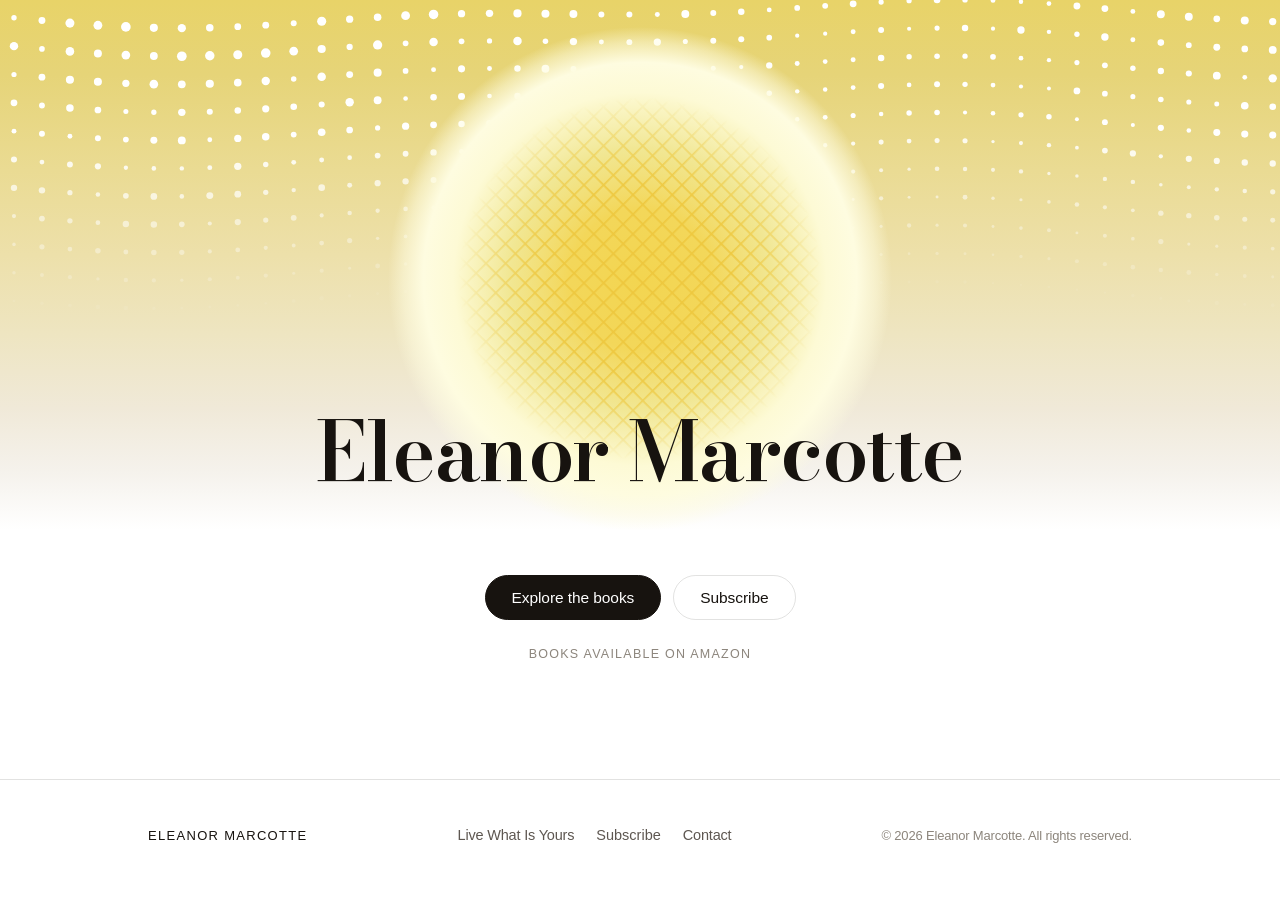
<file: index.html>
<!DOCTYPE html>
<html lang="en">
<head>
<script>document.documentElement.classList.add('js');</script>
<meta charset="utf-8">
<meta name="viewport" content="width=device-width, initial-scale=1, viewport-fit=cover">
<title>Eleanor Marcotte</title>
<meta name="description" content="Eleanor Marcotte, author of the Live What Is Yours series. Books available on Amazon.">
<link rel="canonical" href="https://example.com/">

<meta property="og:type" content="website">
<meta property="og:title" content="Eleanor Marcotte">
<meta property="og:description" content="Author of the Live What Is Yours series. Books available on Amazon.">
<meta property="og:image" content="assets/img/og.jpg">
<meta property="og:url" content="https://example.com/">
<meta name="twitter:card" content="summary_large_image">

<link rel="icon" href="assets/img/favicon.svg" type="image/svg+xml">
<link rel="apple-touch-icon" href="assets/img/apple-touch-icon.png">
<meta name="theme-color" content="#EFD86F">

<link rel="preload" href="assets/fonts/bodoni-moda-latin.woff2" as="font" type="font/woff2" crossorigin>
<link rel="stylesheet" href="assets/css/styles.css">

<script type="application/ld+json">
{
  "@context": "https://schema.org",
  "@type": "Person",
  "name": "Eleanor Marcotte",
  "jobTitle": "Author",
  "description": "Author of the Live What Is Yours series.",
  "url": "https://example.com/"
}
</script>
</head>
<body class="page-home">

<a class="skip" href="#main">Skip to content</a>

<main id="main" class="home">

  <!-- The cover's top half, full bleed and running off the top of the page.
       Colours are sampled straight off the printed art. -->
  <section class="cover">

    <div class="cover-field" aria-hidden="true">
      <div class="cover-dots-static"></div>
      <canvas class="cover-dots"></canvas>
    </div>

    <div class="cover-sun" aria-hidden="true">
      <svg class="sun-svg" viewBox="0 0 400 400" focusable="false">
        <defs>
          <!-- #F3D550 at the core, blooming to #FEFCE0 before it releases
               into the field — the cover's own falloff, measured off it. -->
          <radialGradient id="sunBloom" cx="50%" cy="50%" r="50%">
            <stop offset="0%"   stop-color="#F3D550"/>
            <stop offset="28%"  stop-color="#F3D75A"/>
            <stop offset="52%"  stop-color="#F1E794"/>
            <stop offset="74%"  stop-color="#FDFAD5"/>
            <stop offset="86%"  stop-color="#FEFCE0"/>
            <stop offset="94%"  stop-color="#FEFCE0" stop-opacity=".5"/>
            <stop offset="100%" stop-color="#FEFCE0" stop-opacity="0"/>
          </radialGradient>

          <pattern id="sunHatch" width="11" height="11"
                   patternUnits="userSpaceOnUse" patternTransform="rotate(45)">
            <path d="M0 0 V11 M0 0 H11" fill="none" stroke="#EDC63C" stroke-width="2.6"/>
          </pattern>

          <radialGradient id="hatchFade" cx="50%" cy="50%" r="50%">
            <stop offset="0%"   stop-color="#fff" stop-opacity=".95"/>
            <stop offset="38%"  stop-color="#fff" stop-opacity=".86"/>
            <stop offset="58%"  stop-color="#fff" stop-opacity=".4"/>
            <stop offset="72%"  stop-color="#fff" stop-opacity="0"/>
          </radialGradient>
          <mask id="hatchMask">
            <circle cx="200" cy="200" r="200" fill="url(#hatchFade)"/>
          </mask>
        </defs>

        <circle cx="200" cy="200" r="200" fill="url(#sunBloom)"/>
        <g mask="url(#hatchMask)">
          <rect width="400" height="400" fill="url(#sunHatch)"/>
        </g>
      </svg>
    </div>

    <h1 class="home-name">Eleanor Marcotte</h1>
  </section>

  <div class="home-actions rise" style="--d:.5s">
    <a class="btn btn-solid" href="books.html">Explore the books</a>
    <button class="btn btn-ghost" type="button" data-subscribe-open>Subscribe</button>
  </div>

  <p class="home-note rise" style="--d:.62s">Books available on Amazon</p>
</main>

<footer class="site-footer">
  <div class="wrap footer-inner">
    <p class="footer-brand">Eleanor&nbsp;Marcotte</p>
    <nav class="footer-nav" aria-label="Footer">
      <a href="books.html">Live What Is Yours</a>
      <button type="button" data-subscribe-open>Subscribe</button>
      <a href="mailto:authoreleanormarcotte@gmail.com">Contact</a>
    </nav>
    <p class="footer-legal">© <span data-year>2026</span> Eleanor Marcotte. All rights reserved.</p>
  </div>
</footer>

<!-- ───────────────────────── Subscribe dialog ───────────────────────── -->
<dialog class="modal" id="subscribeModal" aria-labelledby="subTitle">
  <div class="modal-card">
    <button class="modal-close" type="button" data-subscribe-close aria-label="Close">
      <svg viewBox="0 0 24 24" fill="none" aria-hidden="true"><path d="M6 6l12 12M18 6L6 18" stroke="currentColor" stroke-width="1.5" stroke-linecap="round"/></svg>
    </button>

    <div class="modal-body" data-state="form">
      <span class="modal-mark" aria-hidden="true">
        <svg viewBox="0 0 24 24" fill="none"><circle cx="12" cy="12" r="7.25" stroke="currentColor" stroke-width="1.2"/><circle cx="12" cy="12" r="3.1" fill="currentColor"/></svg>
      </span>
      <h2 class="modal-title" id="subTitle">Stay close to the work.</h2>
      <p class="modal-text">Occasional notes on new releases. Nothing else.</p>

      <form class="sub-form" id="subForm" novalidate>
        <label class="sr-only" for="subEmail">Email address</label>
        <input class="field" id="subEmail" name="email" type="email" inputmode="email"
               autocomplete="email" placeholder="you@example.com" required>
        <!-- honeypot -->
        <input class="hp" type="text" name="_gotcha" tabindex="-1" autocomplete="off" aria-hidden="true">
        <button class="btn btn-solid btn-block" type="submit" id="subSubmit">Subscribe</button>
        <p class="form-msg" id="subMsg" role="status" aria-live="polite"></p>
      </form>

      <p class="modal-fine">Unsubscribe anytime. Your address is never shared.</p>
    </div>

    <div class="modal-done" data-state="done" hidden>
      <span class="modal-mark modal-mark--done" aria-hidden="true">
        <svg viewBox="0 0 24 24" fill="none"><path d="M5 12.5l4.5 4.5L19 7.5" stroke="currentColor" stroke-width="1.6" stroke-linecap="round" stroke-linejoin="round"/></svg>
      </span>
      <h2 class="modal-title">You're on the list.</h2>
      <p class="modal-text">Thank you. You'll hear from Eleanor when there's something worth saying.</p>
      <button class="btn btn-ghost btn-block" type="button" data-subscribe-close>Close</button>
    </div>
  </div>
</dialog>

<script src="assets/js/main.js" defer></script>
</body>
</html>
</file>
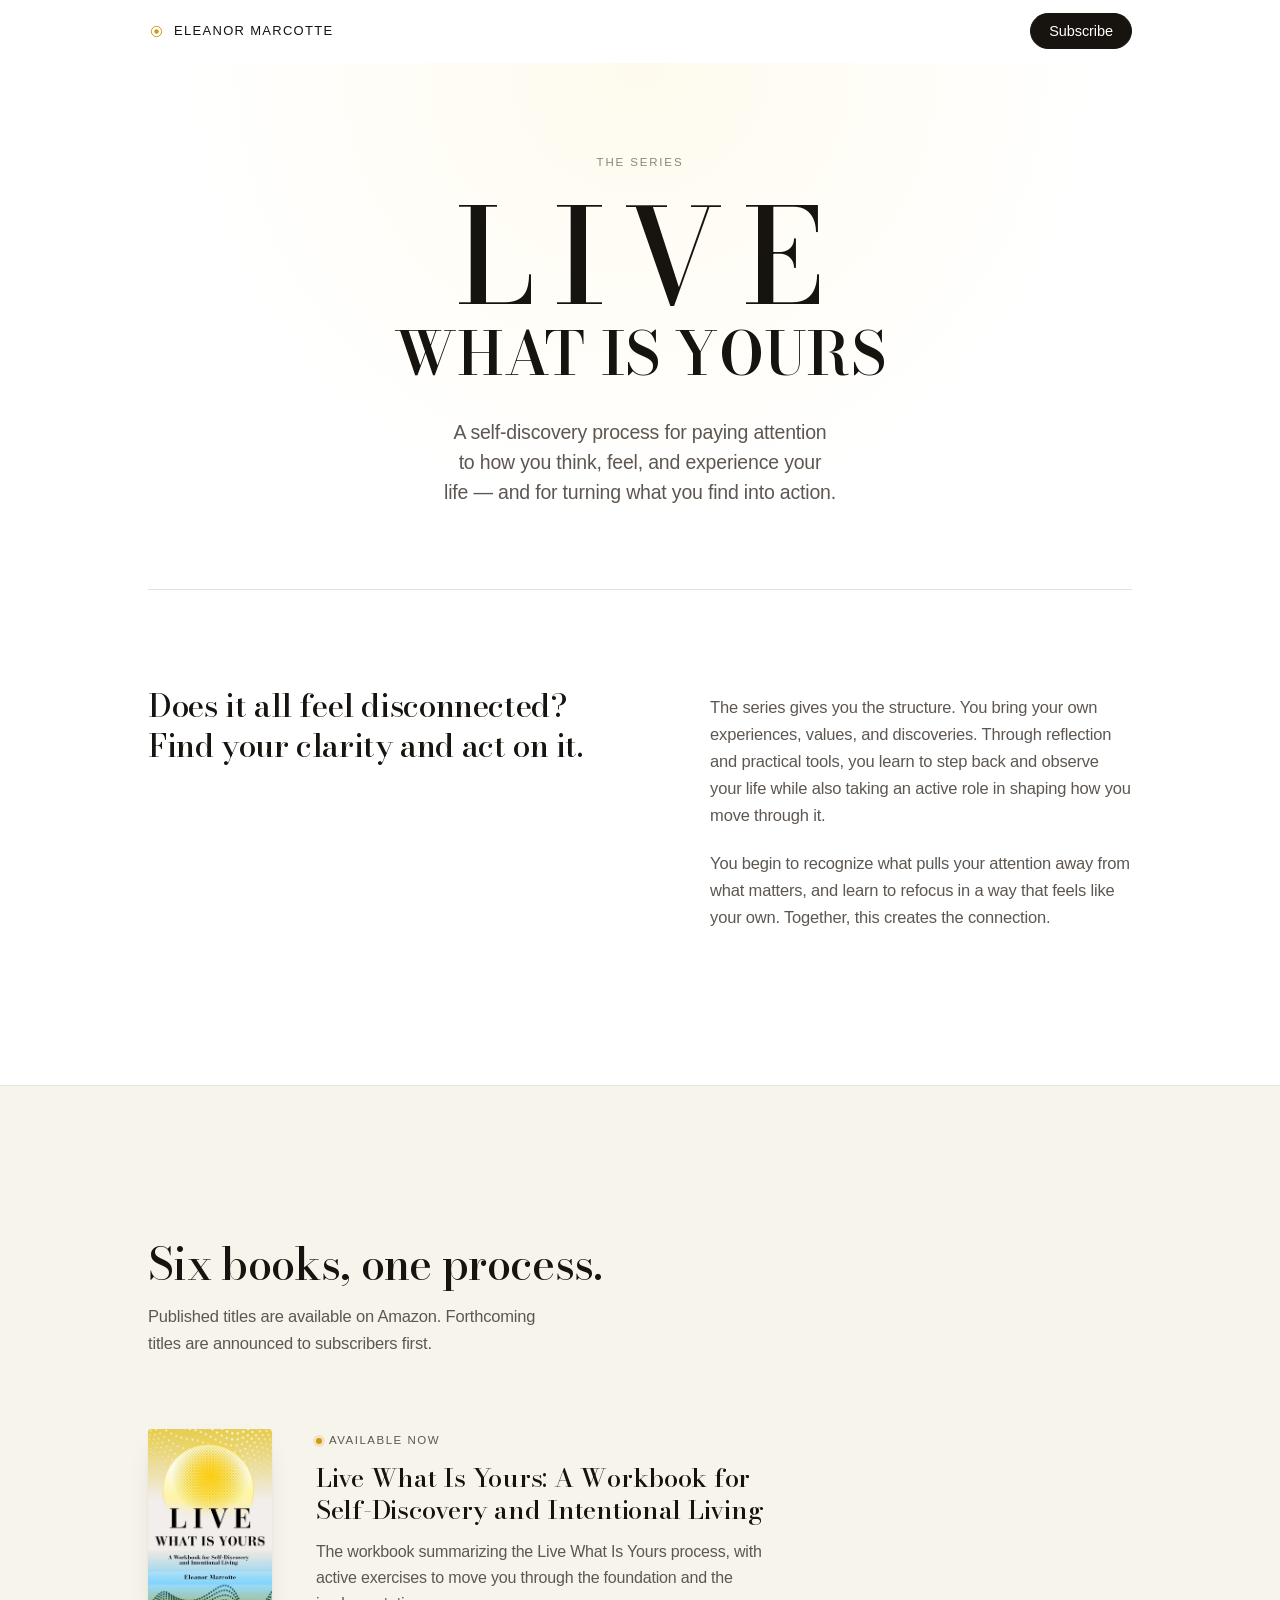
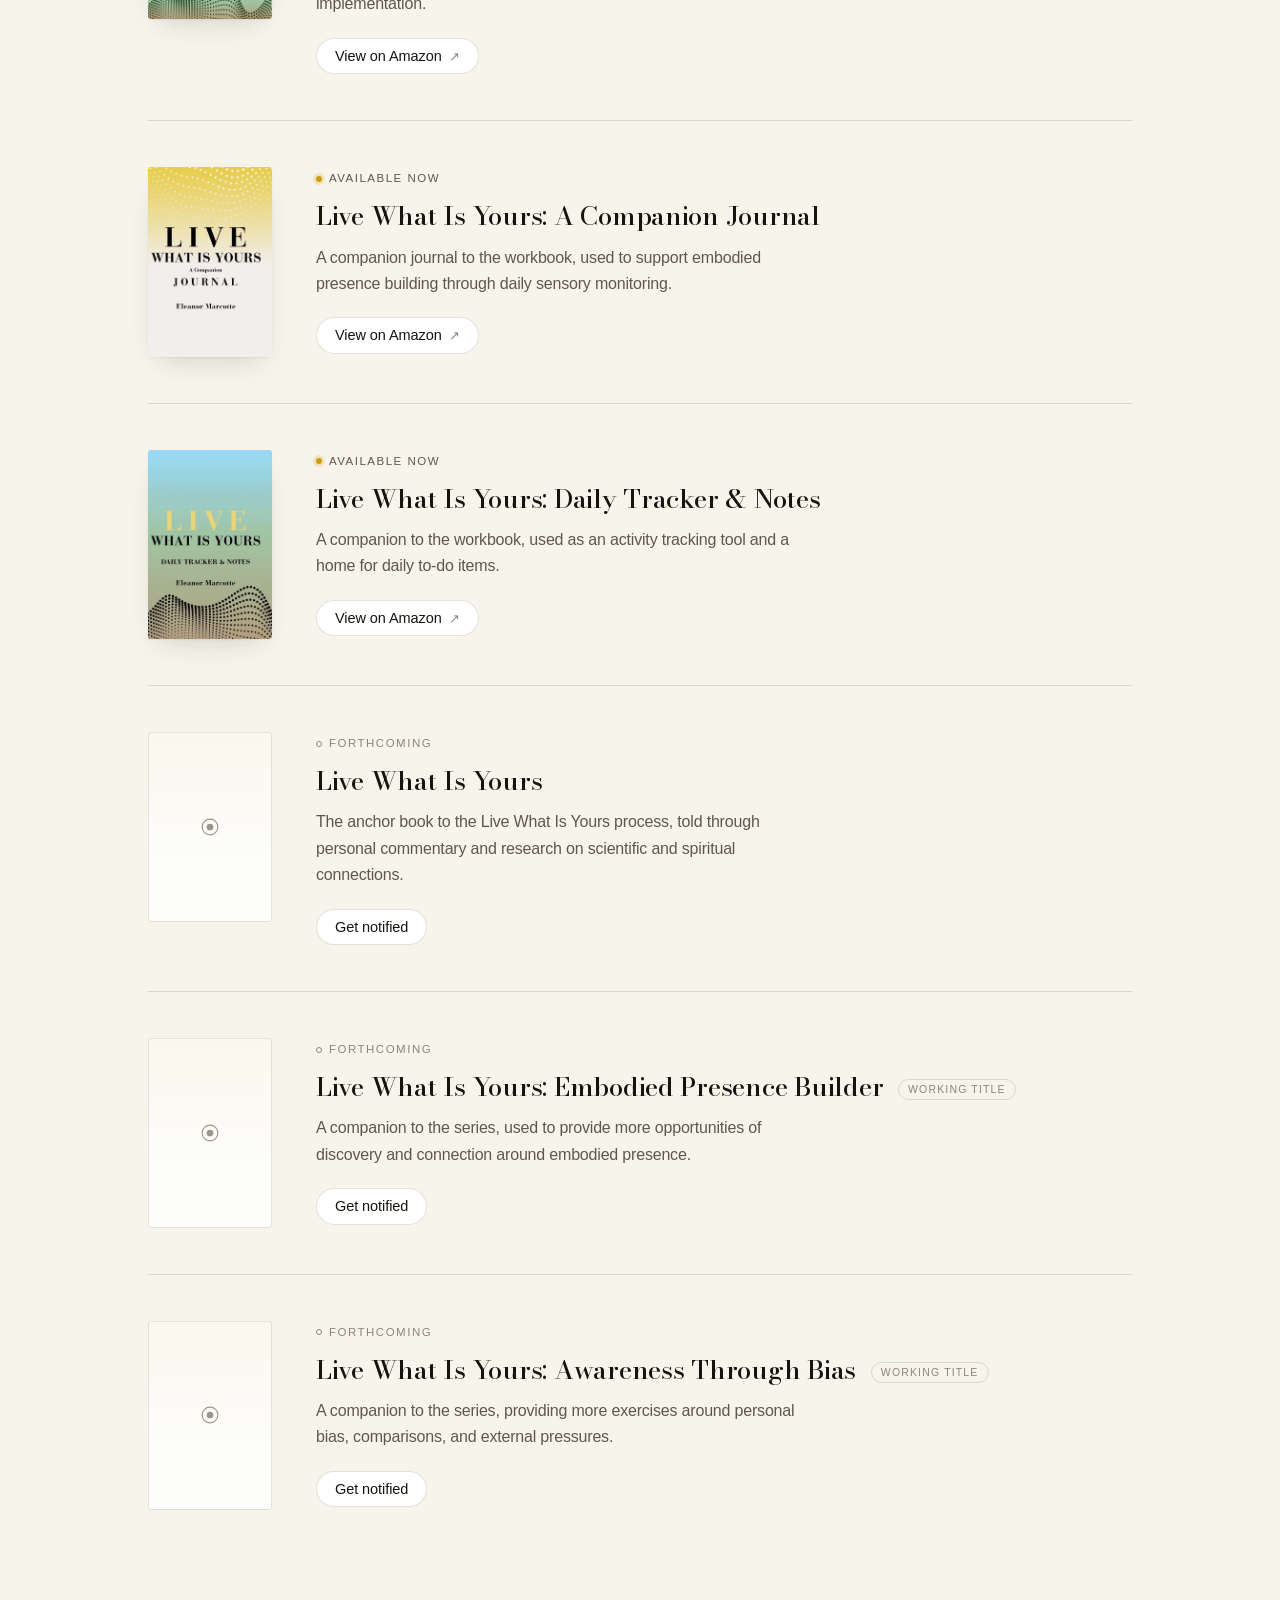
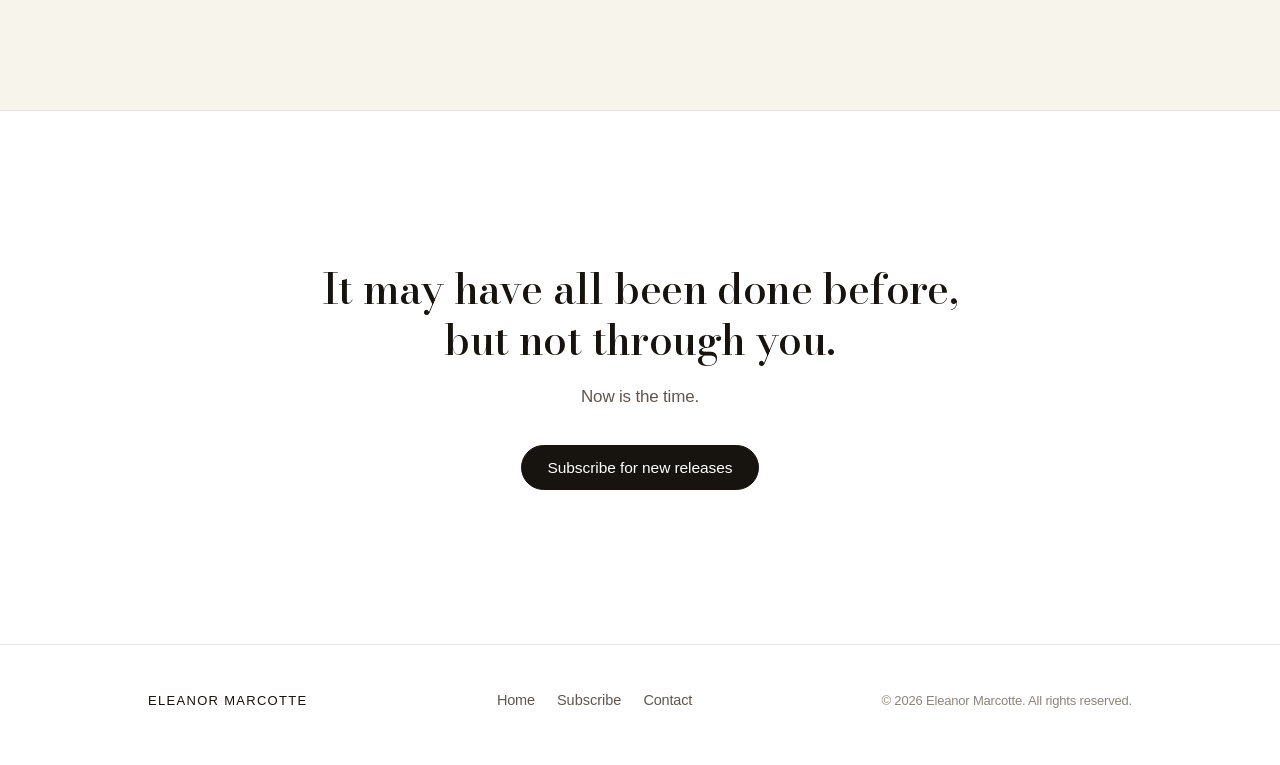
<file: books.html>
<!DOCTYPE html>
<html lang="en">
<head>
<script>document.documentElement.classList.add('js');</script>
<meta charset="utf-8">
<meta name="viewport" content="width=device-width, initial-scale=1, viewport-fit=cover">
<title>Live What Is Yours — Eleanor Marcotte</title>
<meta name="description" content="Live What Is Yours is a self-discovery series by Eleanor Marcotte — a workbook, a companion journal, a daily tracker, and the books still to come.">
<link rel="canonical" href="https://example.com/books.html">

<meta property="og:type" content="book">
<meta property="og:title" content="Live What Is Yours — Eleanor Marcotte">
<meta property="og:description" content="A self-discovery series for paying attention to how you think, feel, and experience your life — and turning what you find into action.">
<meta property="og:image" content="assets/img/og.jpg">
<meta property="og:url" content="https://example.com/books.html">
<meta name="twitter:card" content="summary_large_image">

<link rel="icon" href="assets/img/favicon.svg" type="image/svg+xml">
<link rel="apple-touch-icon" href="assets/img/apple-touch-icon.png">
<meta name="theme-color" content="#FFFFFF">

<link rel="preload" href="assets/fonts/bodoni-moda-latin.woff2" as="font" type="font/woff2" crossorigin>
<link rel="stylesheet" href="assets/css/styles.css">
</head>
<body>

<a class="skip" href="#main">Skip to content</a>

<header class="site-header" id="siteHeader">
  <div class="wrap header-inner">
    <a class="brand" href="index.html">
      <span class="brand-mark" aria-hidden="true">
        <svg viewBox="0 0 24 24" fill="none"><circle cx="12" cy="12" r="7.25" stroke="currentColor" stroke-width="1.4"/><circle cx="12" cy="12" r="3.1" fill="currentColor"/></svg>
      </span>
      <span class="brand-name">Eleanor Marcotte</span>
    </a>
    <nav class="header-nav" aria-label="Primary">
      <button class="btn btn-sm btn-solid" type="button" data-subscribe-open>Subscribe</button>
    </nav>
  </div>
</header>

<main id="main">

  <!-- ───────────────────────── Series masthead ───────────────────────── -->
  <section class="series-head">
    <div class="wrap">
      <p class="eyebrow rise">The Series</p>

      <h1 class="wordmark rise" style="--d:.06s">
        <span class="wordmark-1">Live</span>
        <span class="wordmark-2">What Is Yours</span>
      </h1>

      <p class="lede rise" style="--d:.12s">
        A self-discovery process for paying attention to how you think, feel, and
        experience your life — and for turning what you find into action.
      </p>
    </div>
  </section>

  <!-- ───────────────────────── Statement ───────────────────────── -->
  <section class="statement">
    <div class="wrap">
      <div class="rule reveal" aria-hidden="true"></div>
      <p class="statement-lead reveal" style="--d:.06s">
        Does it all feel disconnected?<br>Find your clarity and act on it.
      </p>
      <div class="statement-body reveal" style="--d:.12s">
        <p>
          The series gives you the structure. You bring your own experiences, values,
          and discoveries. Through reflection and practical tools, you learn to step
          back and observe your life while also taking an active role in shaping how
          you move through it.
        </p>
        <p>
          You begin to recognize what pulls your attention away from what matters, and
          learn to refocus in a way that feels like your own. Together, this creates
          the connection.
        </p>
      </div>
    </div>
  </section>

  <!-- ───────────────────────── Books ───────────────────────── -->
  <section class="books" id="books" aria-labelledby="booksTitle">
    <div class="wrap">
      <header class="section-head reveal">
        <h2 class="section-title" id="booksTitle">Six books, one process.</h2>
        <p class="section-sub">Published titles are available on Amazon. Forthcoming titles are announced to subscribers first.</p>
      </header>

      <ol class="book-list">

        <!-- 1 — Workbook (published) -->
        <li class="book reveal">
          <picture class="book-cover">
            <source srcset="assets/img/workbook.webp" type="image/webp">
            <img src="assets/img/workbook.jpg" width="519" height="793" loading="lazy" decoding="async"
                 alt="Cover of Live What Is Yours: A Workbook for Self-Discovery and Intentional Living by Eleanor Marcotte">
          </picture>
          <div class="book-body">
            <p class="status status--live"><span class="dot" aria-hidden="true"></span>Available now</p>
            <h3 class="book-title">Live What Is Yours: A&nbsp;Workbook for Self-Discovery and Intentional Living</h3>
            <p class="book-desc">The workbook summarizing the Live What Is Yours process, with active exercises to move you through the foundation and the implementation.</p>
            <div class="book-actions">
              <a class="btn btn-outline btn-sm" aria-label="View Live What Is Yours: A Workbook for Self-Discovery and Intentional Living on Amazon" href="https://a.co/d/08HCwwo3" target="_blank" rel="noopener">
                View on Amazon <span class="ext" aria-hidden="true">↗</span>
              </a>
            </div>
          </div>
        </li>

        <!-- 2 — Companion Journal (published) -->
        <li class="book reveal">
          <picture class="book-cover">
            <source srcset="assets/img/journal.webp" type="image/webp">
            <img src="assets/img/journal.jpg" width="519" height="793" loading="lazy" decoding="async"
                 alt="Cover of Live What Is Yours: A Companion Journal by Eleanor Marcotte">
          </picture>
          <div class="book-body">
            <p class="status status--live"><span class="dot" aria-hidden="true"></span>Available now</p>
            <h3 class="book-title">Live What Is Yours: A&nbsp;Companion Journal</h3>
            <p class="book-desc">A companion journal to the workbook, used to support embodied presence building through daily sensory monitoring.</p>
            <div class="book-actions">
              <a class="btn btn-outline btn-sm" aria-label="View Live What Is Yours: A Companion Journal on Amazon" href="https://www.amazon.com/stores/Eleanor-Marcotte/author/B0HKKD7YYT" target="_blank" rel="noopener">
                View on Amazon <span class="ext" aria-hidden="true">↗</span>
              </a>
            </div>
          </div>
        </li>

        <!-- 3 — Daily Tracker & Notes (published) -->
        <li class="book reveal">
          <picture class="book-cover">
            <source srcset="assets/img/tracker.webp" type="image/webp">
            <img src="assets/img/tracker.jpg" width="519" height="793" loading="lazy" decoding="async"
                 alt="Cover of Live What Is Yours: Daily Tracker &amp; Notes by Eleanor Marcotte">
          </picture>
          <div class="book-body">
            <p class="status status--live"><span class="dot" aria-hidden="true"></span>Available now</p>
            <h3 class="book-title">Live What Is Yours: Daily Tracker &amp; Notes</h3>
            <p class="book-desc">A companion to the workbook, used as an activity tracking tool and a home for daily to-do items.</p>
            <div class="book-actions">
              <a class="btn btn-outline btn-sm" aria-label="View Live What Is Yours: Daily Tracker &amp; Notes on Amazon" href="https://a.co/d/0b1AHNf4" target="_blank" rel="noopener">
                View on Amazon <span class="ext" aria-hidden="true">↗</span>
              </a>
            </div>
          </div>
        </li>

        <!-- 4 — Anchor book (forthcoming) -->
        <li class="book reveal">
          <div class="book-cover book-cover--placeholder" aria-hidden="true">
            <svg viewBox="0 0 24 24" fill="none"><circle cx="12" cy="12" r="7.25" stroke="currentColor" stroke-width="1"/><circle cx="12" cy="12" r="3.1" fill="currentColor"/></svg>
          </div>
          <div class="book-body">
            <p class="status status--soon"><span class="dot" aria-hidden="true"></span>Forthcoming</p>
            <h3 class="book-title">Live What Is Yours</h3>
            <p class="book-desc">The anchor book to the Live What Is Yours process, told through personal commentary and research on scientific and spiritual connections.</p>
            <div class="book-actions">
              <button class="btn btn-outline btn-sm" type="button" data-subscribe-open>Get notified</button>
            </div>
          </div>
        </li>

        <!-- 5 — Embodied Presence Builder (forthcoming) -->
        <li class="book reveal">
          <div class="book-cover book-cover--placeholder" aria-hidden="true">
            <svg viewBox="0 0 24 24" fill="none"><circle cx="12" cy="12" r="7.25" stroke="currentColor" stroke-width="1"/><circle cx="12" cy="12" r="3.1" fill="currentColor"/></svg>
          </div>
          <div class="book-body">
            <p class="status status--soon"><span class="dot" aria-hidden="true"></span>Forthcoming</p>
            <h3 class="book-title">Live What Is Yours: Embodied Presence Builder <span class="tag">Working title</span></h3>
            <p class="book-desc">A companion to the series, used to provide more opportunities of discovery and connection around embodied presence.</p>
            <div class="book-actions">
              <button class="btn btn-outline btn-sm" type="button" data-subscribe-open>Get notified</button>
            </div>
          </div>
        </li>

        <!-- 6 — Awareness Through Bias (forthcoming) -->
        <li class="book reveal">
          <div class="book-cover book-cover--placeholder" aria-hidden="true">
            <svg viewBox="0 0 24 24" fill="none"><circle cx="12" cy="12" r="7.25" stroke="currentColor" stroke-width="1"/><circle cx="12" cy="12" r="3.1" fill="currentColor"/></svg>
          </div>
          <div class="book-body">
            <p class="status status--soon"><span class="dot" aria-hidden="true"></span>Forthcoming</p>
            <h3 class="book-title">Live What Is Yours: Awareness Through Bias <span class="tag">Working title</span></h3>
            <p class="book-desc">A companion to the series, providing more exercises around personal bias, comparisons, and external pressures.</p>
            <div class="book-actions">
              <button class="btn btn-outline btn-sm" type="button" data-subscribe-open>Get notified</button>
            </div>
          </div>
        </li>

      </ol>
    </div>
  </section>

  <!-- ───────────────────────── Closing ───────────────────────── -->
  <section class="closing">
    <div class="wrap">
      <p class="closing-quote reveal">
        It may have all been done before,<br>but not through you.
      </p>
      <p class="closing-sub reveal" style="--d:.06s">Now is the time.</p>
      <div class="reveal" style="--d:.12s">
        <button class="btn btn-solid" type="button" data-subscribe-open>Subscribe for new releases</button>
      </div>
    </div>
  </section>
</main>

<footer class="site-footer">
  <div class="wrap footer-inner">
    <p class="footer-brand">Eleanor&nbsp;Marcotte</p>
    <nav class="footer-nav" aria-label="Footer">
      <a href="index.html">Home</a>
      <button type="button" data-subscribe-open>Subscribe</button>
      <a href="mailto:authoreleanormarcotte@gmail.com">Contact</a>
    </nav>
    <p class="footer-legal">© <span data-year>2026</span> Eleanor Marcotte. All rights reserved.</p>
  </div>
</footer>

<!-- ───────────────────────── Subscribe dialog ───────────────────────── -->
<dialog class="modal" id="subscribeModal" aria-labelledby="subTitle">
  <div class="modal-card">
    <button class="modal-close" type="button" data-subscribe-close aria-label="Close">
      <svg viewBox="0 0 24 24" fill="none" aria-hidden="true"><path d="M6 6l12 12M18 6L6 18" stroke="currentColor" stroke-width="1.5" stroke-linecap="round"/></svg>
    </button>

    <div class="modal-body" data-state="form">
      <span class="modal-mark" aria-hidden="true">
        <svg viewBox="0 0 24 24" fill="none"><circle cx="12" cy="12" r="7.25" stroke="currentColor" stroke-width="1.2"/><circle cx="12" cy="12" r="3.1" fill="currentColor"/></svg>
      </span>
      <h2 class="modal-title" id="subTitle">Stay close to the work.</h2>
      <p class="modal-text">Occasional notes on new releases. Nothing else.</p>

      <form class="sub-form" id="subForm" novalidate>
        <label class="sr-only" for="subEmail">Email address</label>
        <input class="field" id="subEmail" name="email" type="email" inputmode="email"
               autocomplete="email" placeholder="you@example.com" required>
        <!-- honeypot -->
        <input class="hp" type="text" name="_gotcha" tabindex="-1" autocomplete="off" aria-hidden="true">
        <button class="btn btn-solid btn-block" type="submit" id="subSubmit">Subscribe</button>
        <p class="form-msg" id="subMsg" role="status" aria-live="polite"></p>
      </form>

      <p class="modal-fine">Unsubscribe anytime. Your address is never shared.</p>
    </div>

    <div class="modal-done" data-state="done" hidden>
      <span class="modal-mark modal-mark--done" aria-hidden="true">
        <svg viewBox="0 0 24 24" fill="none"><path d="M5 12.5l4.5 4.5L19 7.5" stroke="currentColor" stroke-width="1.6" stroke-linecap="round" stroke-linejoin="round"/></svg>
      </span>
      <h2 class="modal-title">You're on the list.</h2>
      <p class="modal-text">Thank you. You'll hear from Eleanor when there's something worth saying.</p>
      <button class="btn btn-ghost btn-block" type="button" data-subscribe-close>Close</button>
    </div>
  </div>
</dialog>

<script src="assets/js/main.js" defer></script>
</body>
</html>
</file>
<file: assets/css/styles.css>
/* ==========================================================================
   Eleanor Marcotte — Live What Is Yours
   ========================================================================== */

/* Bodoni Moda (variable, opsz 6–96 / wght 400–900) — self-hosted.
   Source: Google Fonts, SIL Open Font License 1.1. */
@font-face{
  font-family:"Bodoni Moda";
  font-style:normal;
  font-weight:400 600;
  font-display:swap;
  src:url("../fonts/bodoni-moda-latin.woff2") format("woff2");
  unicode-range:U+0000-00FF,U+0131,U+0152-0153,U+02BB-02BC,U+02C6,U+02DA,U+02DC,
                U+0304,U+0308,U+0329,U+2000-206F,U+20AC,U+2122,U+2191,U+2193,
                U+2212,U+2215,U+FEFF,U+FFFD;
}
@font-face{
  font-family:"Bodoni Moda";
  font-style:normal;
  font-weight:400 600;
  font-display:swap;
  src:url("../fonts/bodoni-moda-latin-ext.woff2") format("woff2");
  unicode-range:U+0100-02BA,U+02BD-02C5,U+02C7-02CC,U+02CE-02D7,U+02DD-02FF,
                U+0304,U+0308,U+0329,U+1D00-1DBF,U+1E00-1E9F,U+1EF2-1EFF,U+2020,
                U+20A0-20AB,U+20AD-20C0,U+2113,U+2C60-2C7F,U+A720-A7FF;
}

/* The site is light only. The books are printed on cream and the art is a
   sunrise — there is no honest dark version of it, and the client asked for
   white throughout. */
:root{
  --paper:      #FFFFFF;
  --paper-2:    #F7F4EB;   /* warm tint for the books band */
  --surface:    #FFFFFF;
  --ink:        #17130F;
  --ink-2:      #5E5751;
  --ink-3:      #8C857C;
  --line:       rgba(23,19,15,.12);
  --line-soft:  rgba(23,19,15,.07);
  --sun:        #CE9B12;   /* UI accent — darkened from the core for contrast */
  --sun-core:   #F3D550;   /* the warm yellow at the centre of the cover's sun */
  --sun-soft:   #F7E9B4;

  /* the rest of the cover palette, sampled from the printed art */
  --sky-crown:  #E8D368;   /* the yellow at the top of the cover */
  --shadow:     0 1px 2px rgba(23,19,15,.05), 0 12px 28px -12px rgba(23,19,15,.18);
  --shadow-lg:  0 1px 2px rgba(23,19,15,.06), 0 28px 60px -20px rgba(23,19,15,.30);

  --serif: "Bodoni Moda", "Didot", "Bodoni MT", "Playfair Display", Georgia, serif;
  --sans: -apple-system, BlinkMacSystemFont, "SF Pro Text", "Segoe UI", Inter,
          Roboto, "Helvetica Neue", Arial, sans-serif;

  --wrap: 1080px;
  --gut: clamp(22px, 5vw, 48px);
  --sec: clamp(84px, 12vw, 164px);
  --ease: cubic-bezier(.22,.61,.36,1);

  color-scheme: light;
}


/* ── Base ────────────────────────────────────────────────────────────── */

*,*::before,*::after{ box-sizing:border-box; }

html{
  -webkit-text-size-adjust:100%;
  scroll-behavior:smooth;
}

:target,
section[id]{ scroll-margin-top:86px; }

body{
  margin:0;
  background:var(--paper);
  color:var(--ink);
  font-family:var(--sans);
  font-size:17px;
  line-height:1.65;
  letter-spacing:-.011em;
  -webkit-font-smoothing:antialiased;
  -moz-osx-font-smoothing:grayscale;
  text-rendering:optimizeLegibility;
}

h1,h2,h3{ margin:0; font-weight:500; }
p{ margin:0; }
img,svg{ display:block; max-width:100%; }
button{ font:inherit; color:inherit; }

::selection{ background:var(--sun-soft); color:var(--ink); }

a{ color:inherit; }

:where(a,button,input,[tabindex]):focus-visible{
  outline:2px solid var(--ink);
  outline-offset:3px;
  border-radius:6px;
}

.sr-only{
  position:absolute; width:1px; height:1px; padding:0; margin:-1px;
  overflow:hidden; clip:rect(0 0 0 0); white-space:nowrap; border:0;
}

.skip{
  position:absolute; left:-9999px; top:0; z-index:100;
  background:var(--ink); color:var(--paper);
  padding:12px 18px; border-radius:0 0 10px 0; text-decoration:none;
  font-size:14px;
}
.skip:focus{ left:0; }

.wrap{
  width:100%;
  max-width:var(--wrap);
  margin-inline:auto;
  padding-inline:var(--gut);
}

/* ── Shared type ─────────────────────────────────────────────────────── */

/* Bodoni Moda is a variable face. Left on `auto`, its optical-size axis makes
   hairlines vanish at display sizes; pinning opsz keeps the stems as solid as
   they are on the printed covers. */
.wordmark,
.home-name,
.section-title,
.statement-lead,
.book-title,
.closing-quote,
.modal-title{
  font-optical-sizing:none;
  font-variation-settings:"opsz" 16, "wght" 500;
}
.home-name{ font-variation-settings:"opsz" 16, "wght" 600; }
.wordmark-1{ font-variation-settings:"opsz" 16, "wght" 500; }
.wordmark-2{ font-variation-settings:"opsz" 16, "wght" 600; }
.book-title{ font-variation-settings:"opsz" 15, "wght" 500; }

.eyebrow{
  font-size:11.5px;
  letter-spacing:.16em;
  text-transform:uppercase;
  color:var(--ink-3);
  font-weight:500;
}

.section-title{
  font-family:var(--serif);
  font-size:clamp(28px, 4.4vw, 44px);
  line-height:1.12;
  letter-spacing:-.015em;
  font-weight:500;
  margin-top:14px;
}
.section-title:first-child{ margin-top:0; }

.section-sub{
  margin-top:14px;
  color:var(--ink-2);
  max-width:46ch;
  font-size:16.5px;
}

.rule{
  height:1px;
  background:var(--line);
  width:100%;
}

/* ── Buttons ─────────────────────────────────────────────────────────── */

.btn{
  --btn-pad: 14px 26px;
  display:inline-flex;
  align-items:center;
  justify-content:center;
  gap:.5em;
  padding:var(--btn-pad);
  border-radius:999px;
  border:1px solid transparent;
  font-size:15.5px;
  font-weight:500;
  letter-spacing:-.005em;
  line-height:1;
  text-decoration:none;
  cursor:pointer;
  white-space:nowrap;
  background:transparent;
  transition:background .22s var(--ease), color .22s var(--ease),
             border-color .22s var(--ease), transform .22s var(--ease),
             opacity .22s var(--ease);
}
.btn:active{ transform:scale(.978); }

.btn-sm{ --btn-pad: 10px 18px; font-size:14.5px; }
.btn-block{ width:100%; }

.btn-solid{
  background:var(--ink);
  color:var(--paper);
  border-color:var(--ink);
}
.btn-solid:hover{ opacity:.84; }

.btn-ghost{
  color:var(--ink);
  border-color:var(--line);
}
.btn-ghost:hover{ border-color:var(--ink); background:var(--line-soft); }

.btn-outline{
  color:var(--ink);
  border-color:var(--line);
  background:var(--surface);
}
.btn-outline:hover{ border-color:var(--ink); }

.ext{ font-size:.9em; opacity:.5; transition:transform .22s var(--ease); }
.btn-outline:hover .ext{ transform:translate(1px,-1px); opacity:.8; }

/* ── Header ──────────────────────────────────────────────────────────── */

.site-header{
  position:sticky;
  top:0;
  z-index:50;
  background:color-mix(in srgb, var(--paper) 78%, transparent);
  -webkit-backdrop-filter:saturate(180%) blur(20px);
  backdrop-filter:saturate(180%) blur(20px);
  border-bottom:1px solid transparent;
  transition:border-color .3s var(--ease), background .3s var(--ease);
}
.site-header.is-scrolled{ border-bottom-color:var(--line); }

.header-inner{
  height:62px;
  display:flex;
  align-items:center;
  justify-content:space-between;
  gap:18px;
}

.brand{
  display:inline-flex;
  align-items:center;
  gap:9px;
  text-decoration:none;
  color:var(--ink);
}
.brand-mark{ color:var(--sun); width:17px; height:17px; flex:none; }
.brand-mark svg{ width:100%; height:100%; }
.brand-name{
  font-size:13px;
  letter-spacing:.1em;
  text-transform:uppercase;
  font-weight:500;
  white-space:nowrap;
}

.header-nav{
  display:flex;
  align-items:center;
  gap:clamp(14px, 3vw, 28px);
}
.nav-link{
  font-size:14.5px;
  color:var(--ink-2);
  text-decoration:none;
  transition:color .2s var(--ease);
}
.nav-link:hover{ color:var(--ink); }

@media (max-width:479px){
  .header-inner{ height:58px; }
  .brand-name{ font-size:11.5px; letter-spacing:.07em; }
  .brand-mark{ width:15px; height:15px; }
  .header-nav{ gap:14px; }
  .nav-link{ font-size:13.5px; }
  .header-nav .btn-sm{ --btn-pad:9px 15px; font-size:13.5px; }
}

@media (max-width:359px){
  .header-nav .nav-link{ display:none; }   /* the hero CTA still reaches Books */
}

/* ── Home ────────────────────────────────────────────────────────────── */

.page-home,
html:has(.home) body{
  min-height:100svh;
  display:flex;
  flex-direction:column;
}
.home{
  flex:1;
  display:flex;
  flex-direction:column;
  align-items:center;
}

/* The cover's top half: full bleed, running off the top of the page, the
   colour graduating to white exactly where the page takes over. */
.cover{
  --sun-size: min(clamp(300px, 56vw, 620px), 56vh);
  position:relative;
  width:100%;
  display:flex;
  flex-direction:column;
  align-items:center;
  padding-block: clamp(16px, 3vh, 46px) clamp(24px, 4vh, 54px);
  padding-inline: var(--gut);
  overflow:hidden;
  isolation:isolate;
}

/* Read straight down the printed cover's left edge, ending on the page's
   own white so there is no seam between the art and the page. */
.cover-field{
  position:absolute;
  inset:0;
  z-index:-1;
  background:linear-gradient(to bottom,
    #E8D368 0%,
    #E6D478 14%,
    #EADB93 32%,
    #EDE0AA 48%,
    #EEE5C1 63%,
    #F0E9D8 77%,
    #F5F2EC 89%,
    var(--paper) 100%);
}

/* The white halftone across the crown — drawn per frame in main.js so a slow
   swell can pass through it. Spacing and dot size are measured off the print:
   ~28px apart and 3.6px → 1.6px as it recedes, at the cover's own scale. */
.cover-dots{
  position:absolute;
  inset:0;
  display:block;
  width:100%;
  height:100%;
}

/* What no-JS viewers get instead: the same field, standing still. */
.cover-dots-static{
  position:absolute;
  inset:0;
  background-image:
    radial-gradient(circle at center, #fff 2.9px, transparent 3.2px),
    radial-gradient(circle at center, rgba(255,255,255,.72) 1.7px, transparent 2px);
  background-size:38px 38px, 27px 27px;
  background-position:0 0, 19px 14px;
  -webkit-mask-image:linear-gradient(to bottom, #000 0%, #000 26%, transparent 58%);
          mask-image:linear-gradient(to bottom, #000 0%, #000 26%, transparent 58%);
}
html.js .cover-dots-static{ display:none; }

.cover-sun{
  width:var(--sun-size);
  max-width:100%;
  aspect-ratio:1;
  animation:sunIn 1.5s cubic-bezier(.2,.7,.25,1) both;
}
.sun-svg{ width:100%; height:100%; }

@keyframes sunIn{
  from{ opacity:0; transform:scale(.94); }
}

/* Set where the title sits on the cover: low on the sun, where the field has
   already given way to near-white. */
.home-name{
  margin-top:calc(var(--sun-size) * -.24);
  font-family:var(--serif);
  font-size:clamp(34px, 7.6vw, 82px);
  line-height:1.02;
  letter-spacing:-.018em;
  text-align:center;
  text-wrap:balance;
  animation:rise .9s var(--ease) .32s both;
}

.home-actions{
  margin-top:clamp(30px, 5vh, 52px);
  display:flex;
  flex-wrap:wrap;
  gap:12px;
  justify-content:center;
  padding-inline:var(--gut);
}

.home-note{
  margin-top:clamp(18px, 2.6vh, 26px);
  margin-bottom:clamp(28px, 5vh, 56px);
  font-size:12.5px;
  letter-spacing:.1em;
  text-transform:uppercase;
  color:var(--ink-3);
  text-align:center;
  padding-inline:var(--gut);
}

/* ── Series masthead (books page) ────────────────────────────────────── */

.series-head{
  padding-block: clamp(56px, 10vh, 104px) clamp(52px, 9vh, 96px);
  text-align:center;
  position:relative;
  overflow:hidden;
}
.series-head::before{
  content:"";
  position:absolute;
  top:-44vmax; left:50%;
  width:88vmax; height:88vmax;
  transform:translateX(-50%);
  background:radial-gradient(circle at 50% 50%,
             color-mix(in srgb, var(--sun-core) 10%, transparent) 0%,
             transparent 58%);
  pointer-events:none;
  z-index:-1;
}

.wordmark{
  margin-top:22px;
  font-family:var(--serif);
  font-weight:400;
  line-height:.94;
  color:var(--ink);
}
.wordmark-1,
.wordmark-2{ display:block; }

.wordmark-1{
  font-size:clamp(56px, 13.5vw, 132px);
  letter-spacing:.14em;
  text-indent:.14em;   /* balance the trailing tracking */
  text-transform:uppercase;
}
.wordmark-2{
  font-size:clamp(25px, 6.05vw, 59px);
  letter-spacing:.005em;
  text-transform:uppercase;
  font-weight:500;
  margin-top:.16em;
}

.lede{
  margin:34px auto 0;
  max-width:39ch;
  font-size:clamp(17px, 2vw, 19.5px);
  line-height:1.55;
  color:var(--ink-2);
  text-wrap:balance;
}

/* ── Statement ───────────────────────────────────────────────────────── */

.statement{ padding-block:0 var(--sec); }

.statement .rule{ margin-bottom:clamp(56px, 9vw, 96px); }

.statement-lead{
  font-family:var(--serif);
  font-size:clamp(24px, 3.1vw, 32px);
  line-height:1.26;
  letter-spacing:-.012em;
  max-width:26ch;
  text-wrap:balance;
}

.statement-body{
  margin-top:34px;
  display:grid;
  gap:20px;
  max-width:60ch;
  color:var(--ink-2);
  font-size:16.5px;
}

@media (min-width:820px){
  .statement .wrap{
    display:grid;
    grid-template-columns:1.12fr 1fr;
    column-gap:clamp(40px, 7vw, 96px);
    align-items:start;
  }
  .statement .rule{ grid-column:1 / -1; }
  .statement-body{ margin-top:8px; }
}

/* ── Books ───────────────────────────────────────────────────────────── */

.books{
  padding-block:var(--sec);
  background:var(--paper-2);
  border-block:1px solid var(--line-soft);
}

.section-head{ max-width:52ch; }

.book-list{
  list-style:none;
  margin:clamp(44px, 7vw, 72px) 0 0;
  padding:0;
}

.book{
  display:grid;
  grid-template-columns:124px minmax(0,1fr);
  column-gap:clamp(24px, 4vw, 44px);
  align-items:start;
  padding-block:clamp(30px, 4.6vw, 46px);
  border-top:1px solid var(--line);
}
.book:first-child{ border-top:0; padding-top:0; }

.book-cover{
  display:block;
  width:100%;
  aspect-ratio:519 / 793;
  border-radius:3px;
  overflow:hidden;
  background:var(--surface);
  box-shadow:var(--shadow);
  transition:transform .45s var(--ease), box-shadow .45s var(--ease);
}
.book-cover img{
  width:100%; height:100%;
  object-fit:cover;
}
.book:hover .book-cover:not(.book-cover--placeholder){
  transform:translateY(-4px);
  box-shadow:var(--shadow-lg);
}

.book-cover--placeholder{
  display:grid;
  place-items:center;
  background:
    linear-gradient(180deg,
      color-mix(in srgb, var(--sun) 7%, var(--surface)) 0%,
      var(--surface) 70%);
  border:1px solid var(--line);
  box-shadow:none;
  color:var(--ink-3);
  opacity:.85;
}
.book-cover--placeholder svg{ width:26px; height:26px; }

.book-body{ padding-top:2px; }

.status{
  display:flex;
  align-items:center;
  gap:7px;
  font-size:11.5px;
  letter-spacing:.13em;
  text-transform:uppercase;
  font-weight:500;
  color:var(--ink-3);
}
.status .dot{
  width:6px; height:6px;
  border-radius:50%;
  flex:none;
}
.status--live{ color:var(--ink-2); }
.status--live .dot{ background:var(--sun); box-shadow:0 0 0 3px color-mix(in srgb, var(--sun) 18%, transparent); }
.status--soon .dot{ border:1px solid currentColor; }

.book-title{
  margin-top:12px;
  font-family:var(--serif);
  font-size:clamp(20px, 2.5vw, 26px);
  line-height:1.24;
  letter-spacing:-.01em;
  font-weight:500;
  text-wrap:balance;
}

.tag{
  display:inline-block;
  vertical-align:.28em;
  margin-left:8px;
  font-family:var(--sans);
  font-size:10.5px;
  letter-spacing:.11em;
  text-transform:uppercase;
  font-weight:500;
  color:var(--ink-3);
  border:1px solid var(--line);
  border-radius:999px;
  padding:3px 9px;
  white-space:nowrap;
}

.book-desc{
  margin-top:12px;
  color:var(--ink-2);
  font-size:16px;
  max-width:54ch;
}

.book-actions{ margin-top:20px; }

@media (max-width:719px){
  .book{
    grid-template-columns:100px minmax(0,1fr);
    column-gap:22px;
  }
  .book-title{ font-size:19.5px; }
  .book-desc{ font-size:15.5px; }
}

/* Below this the two columns squeeze the title into a ribbon — stack instead. */
@media (max-width:559px){
  .book{ grid-template-columns:minmax(0,1fr); }
  .book-cover{ width:100px; margin-bottom:20px; }
  .book-title{ font-size:21px; }
  .tag{
    display:block;
    margin-left:0;
    margin-top:10px;
    width:max-content;
    vertical-align:baseline;
  }
}

/* ── Closing ─────────────────────────────────────────────────────────── */

.closing{
  padding-block:var(--sec);
  text-align:center;
  background:var(--paper);
}

.closing-quote{
  font-family:var(--serif);
  font-size:clamp(26px, 4.2vw, 42px);
  line-height:1.22;
  letter-spacing:-.014em;
  text-wrap:balance;
}
.closing-sub{
  margin-top:16px;
  color:var(--ink-2);
  font-size:17px;
}
.closing .btn{ margin-top:34px; }

/* ── Footer ──────────────────────────────────────────────────────────── */

.site-footer{
  padding-block:44px 52px;
  border-top:1px solid var(--line);
}

.footer-inner{
  display:flex;
  flex-wrap:wrap;
  align-items:center;
  justify-content:space-between;
  gap:18px 28px;
}

.footer-brand{
  font-size:13px;
  letter-spacing:.1em;
  text-transform:uppercase;
  font-weight:500;
}

.footer-nav{
  display:flex;
  flex-wrap:wrap;
  gap:22px;
}
.footer-nav a,
.footer-nav button{
  font-size:14.5px;
  color:var(--ink-2);
  text-decoration:none;
  background:none;
  border:0;
  padding:0;
  cursor:pointer;
  transition:color .2s var(--ease);
}
.footer-nav a:hover,
.footer-nav button:hover{ color:var(--ink); }

.footer-legal{
  font-size:13px;
  color:var(--ink-3);
  width:100%;
  order:3;
}

@media (min-width:720px){
  .footer-legal{ width:auto; order:0; }
}

/* ── Modal ───────────────────────────────────────────────────────────── */

.modal{
  padding:0;
  border:0;
  background:transparent;
  max-width:min(440px, calc(100vw - 32px));
  width:100%;
  margin:auto;
  color:var(--ink);
  overflow:visible;
}
.modal::backdrop{
  background:rgba(23,19,15,.36);
  -webkit-backdrop-filter:blur(6px);
  backdrop-filter:blur(6px);
}
.modal[open]{ animation:modalIn .34s var(--ease) both; }
.modal[open]::backdrop{ animation:fadeIn .34s var(--ease) both; }
.modal.is-closing{ animation:modalOut .2s var(--ease) both; }
.modal.is-closing::backdrop{ animation:fadeOut .2s var(--ease) both; }

@keyframes modalIn{ from{ opacity:0; transform:translateY(12px) scale(.975); } to{ opacity:1; transform:none; } }
@keyframes modalOut{ to{ opacity:0; transform:translateY(6px) scale(.985); } }
@keyframes fadeIn{ from{ opacity:0; } }
@keyframes fadeOut{ to{ opacity:0; } }

.modal-card{
  position:relative;
  background:var(--surface);
  border:1px solid var(--line-soft);
  border-radius:20px;
  padding:clamp(30px, 6vw, 40px) clamp(24px, 5vw, 36px) clamp(26px, 5vw, 32px);
  box-shadow:var(--shadow-lg);
  text-align:center;
}

.modal-close{
  position:absolute;
  top:12px; right:12px;
  width:34px; height:34px;
  display:grid; place-items:center;
  border:0;
  border-radius:50%;
  background:transparent;
  color:var(--ink-3);
  cursor:pointer;
  transition:background .2s var(--ease), color .2s var(--ease);
}
.modal-close svg{ width:17px; height:17px; }
.modal-close:hover{ background:var(--line-soft); color:var(--ink); }

.modal-mark{
  display:grid;
  place-items:center;
  width:40px; height:40px;
  margin:0 auto 18px;
  border-radius:50%;
  background:color-mix(in srgb, var(--sun) 16%, transparent);
  color:var(--sun);
}
.modal-mark svg{ width:21px; height:21px; }
.modal-mark--done{ color:var(--sun); }

.modal-title{
  font-family:var(--serif);
  font-size:clamp(23px, 5vw, 28px);
  line-height:1.18;
  letter-spacing:-.014em;
  font-weight:500;
}

.modal-text{
  margin-top:12px;
  color:var(--ink-2);
  font-size:15.5px;
  max-width:32ch;
  margin-inline:auto;
}

.sub-form{
  margin-top:24px;
  display:grid;
  gap:10px;
}

.field{
  width:100%;
  padding:14px 16px;
  font:inherit;
  font-size:16px;               /* avoids iOS zoom-on-focus */
  color:var(--ink);
  background:var(--paper);
  border:1px solid var(--line);
  border-radius:12px;
  text-align:center;
  transition:border-color .2s var(--ease), background .2s var(--ease);
}
.field::placeholder{ color:var(--ink-3); }
.field:focus{ outline:none; border-color:var(--ink); background:var(--surface); }
.field:focus-visible{ outline:none; }
.field[aria-invalid="true"]{ border-color:#C0392B; }

.hp{
  position:absolute !important;
  left:-9999px;
  width:1px; height:1px;
  opacity:0;
}

.form-msg{
  font-size:13.5px;
  color:var(--ink-3);
  min-height:1.2em;
  line-height:1.4;
}
.form-msg.is-error{ color:#C0392B; }
.form-msg.is-setup{
  color:var(--ink-2);
  background:color-mix(in srgb, var(--sun) 14%, transparent);
  border-radius:10px;
  padding:9px 12px;
}

.modal-fine{
  margin-top:16px;
  font-size:12.5px;
  color:var(--ink-3);
}

.modal-done .btn{ margin-top:24px; }

.btn[aria-busy="true"]{ opacity:.6; pointer-events:none; }

/* ── Motion ──────────────────────────────────────────────────────────── */

/* Above-the-fold content animates on load and rests visible — never parked
   waiting on a scroll observer. */
.rise{
  animation:rise .78s var(--ease) both;
  animation-delay:var(--d, 0s);
}
@keyframes rise{
  from{ opacity:0; transform:translateY(12px); }
}

/* Below-the-fold sections reveal as they arrive. */
.reveal{
  opacity:0;
  transform:translateY(14px);
  transition:opacity .7s var(--ease), transform .7s var(--ease);
  transition-delay:var(--d, 0s);
}
.reveal.is-in{ opacity:1; transform:none; }

.no-js .reveal,
html:not(.js) .reveal{ opacity:1; transform:none; }

@media (prefers-reduced-motion: reduce){
  html{ scroll-behavior:auto; }
  *,*::before,*::after{
    animation-duration:.01ms !important;
    animation-iteration-count:1 !important;
    transition-duration:.01ms !important;
  }
  .reveal{ opacity:1; transform:none; }
}

@media print{
  .site-header,.modal,.hero-actions,.book-actions,.closing .btn{ display:none !important; }
  body{ background:#fff; color:#000; }
}
</file>
